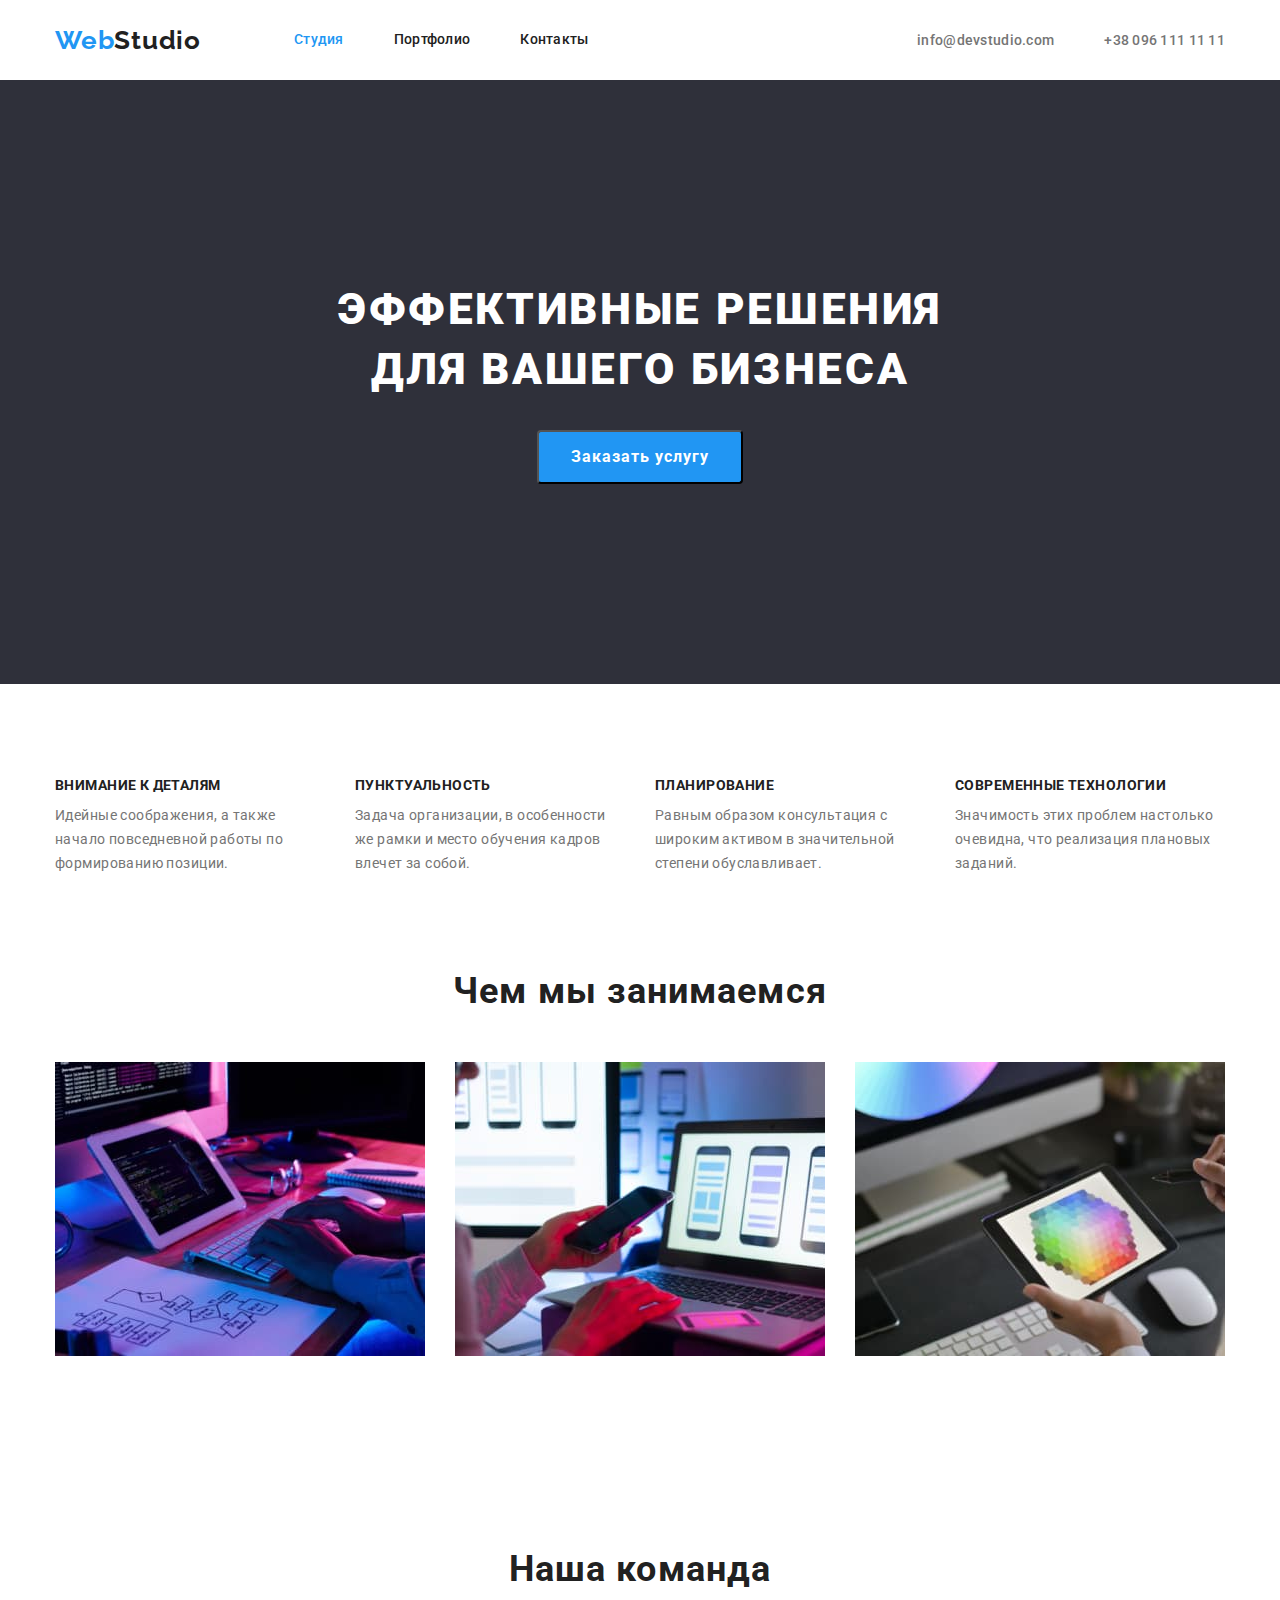
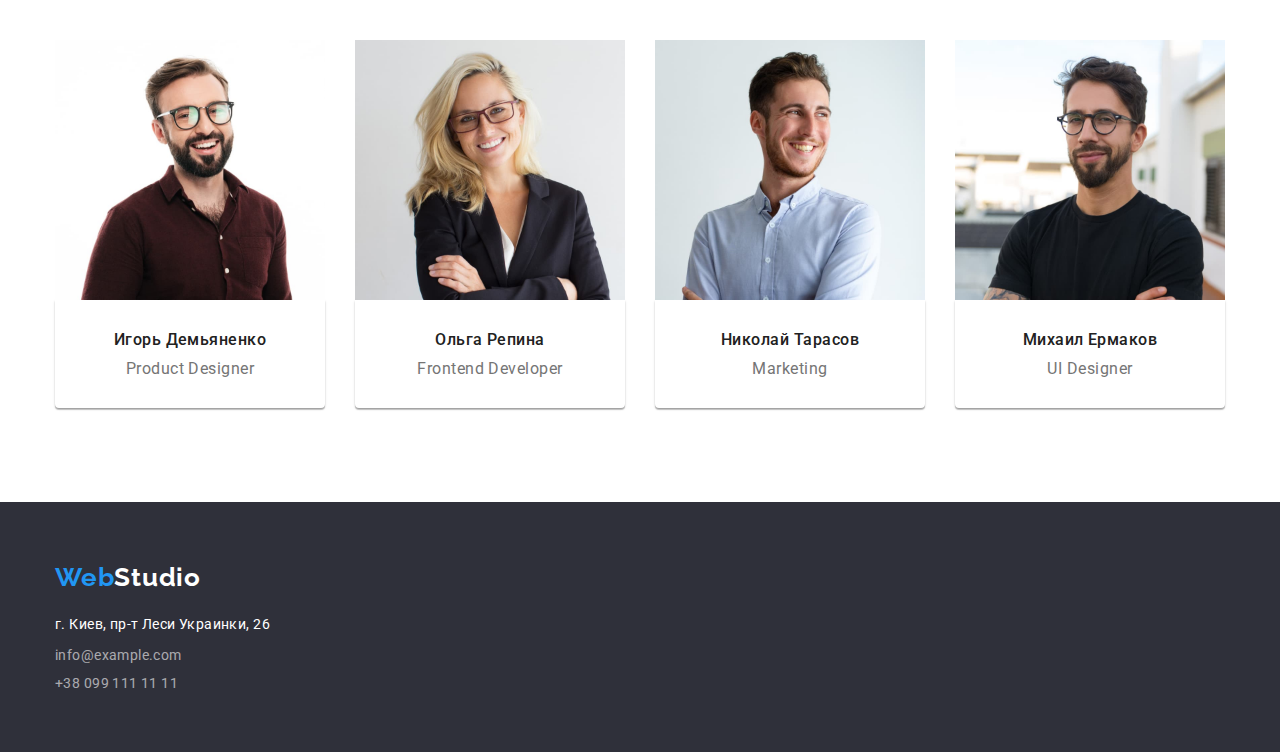
<file: index.html>
<!DOCTYPE html>
<html lang="ru">
<head>
    <meta charset="UTF-8">
    <meta http-equiv="X-UA-Compatible" content="IE=edge">
    <meta name="viewport" content="width=device-width, initial-scale=1.0">
    <title>Студия</title>
    <link rel="preconnect" href="https://fonts.googleapis.com">
    <link rel="preconnect" href="https://fonts.gstatic.com" crossorigin>
    <link href="https://fonts.googleapis.com/css2?family=Montserrat:wght@400;700&family=Raleway:wght@700&family=Roboto:wght@400;500;700;900&display=swap" rel="stylesheet">
    <link rel="stylesheet" href="https://cdnjs.cloudflare.com/ajax/libs/modern-normalize/1.1.0/modern-normalize.min.css">
    <link rel="stylesheet" href="./css/styles.css">
</head>

<body>

    <header class="header">
        <div class="container">
        <nav class="main-list">
        <a class="logo link" href="" lang="en">Web<span class="studio">Studio</span></a>
        <ul class="site-nav">
            <li class="list item"><a href="./index.html" class="link current">Студия</a></li>
            <li class="list item"><a href="./portfolio.html" class="link">Портфолио</a></li>
            <li class="list item"><a href="" class="link">Контакты</a></li>
        </ul>
        <ul class="auth-nav">
            <li class="list item"> <a href="mailto:info@devstudio.com" class="link">info@devstudio.com</a></li>
            <li class="list item"> <a href="tel:+380961111111" class="link">+38 096 111 11 11</a></li>
        </ul>
        </nav>
        </div>

    </header>
    <main>

    <section class="main">
        <div class="container">
        <h1 class="main-title">Эффективные решения <br /> для вашего бизнеса</h1>
        <div class="button">
        <button type="button"  class="btn">Заказать услугу</button>
        </div>
        </div>
    </section>

    <section class="section-benefits">
        <div class="container">
        <h2 hidden>Преимущества</h2>
        <ul class="list-benefits">
        <li class="list">
            <h3 class="subtitle">Внимание к деталям</h3>
            <p class="text">Идейные соображения, а также начало повседневной работы по формированию позиции.</p>
        </li>
        <li class="list">
            <h3 class="subtitle">Пунктуальность</h3>
            <p class="text">Задача организации, в особенности же рамки и место обучения кадров влечет за собой.</p>
        </li>
        <li class="list">
            <h3 class="subtitle">Планирование</h3>
            <p class="text">Равным образом консультация с широким активом в значительной степени обуславливает.</p>
        </li>
        <li class="list">
            <h3 class="subtitle">Современные технологии</h3>
            <p class="text">Значимость этих проблем настолько очевидна, что реализация плановых заданий.</p>
        </li>
        </ul>
        </div>
        
    </section>

    <section class="section-list">
        <div class="container">
        <h2 class="heading">Чем мы занимаемся</h2>
        <ul class="list-img">
            <li class="list"><img src="./images/img.jpg" alt="работа с версткой" width="370"></li>
            <li class="list"><img src="./images/img1.jpg" alt="работа со стилизацией" width="370"></li>
            <li class="list"><img src="./images/img2.jpg" alt="работа с оформлением" width="370"></li>
            
            </ul>
            </div>
    </section>

    <section class="team">
        <div class="container">
        <h2 class="heading">Наша команда</h2>
        <ul class="list-name">
            <li class="list"><img class="images" src="./images/img3.jpg" alt="сотрудник1" width="270">
                <div class="border-name">
                <h3 class="name">Игорь Демьяненко</h3>
                <p lang="en" class="position">Product Designer</p>
                </div>
            </li>
            <li class="list">
                <img class="images" src="./images/img4.jpg" alt="сотрудник2" width="270">
                <div class="border-name">
                <h3 class="name">Ольга Репина</h3>
                <p lang="en" class="position">Frontend Developer</p>
                </div>
            </li>
            <li class="list">
                <img class="images" src="./images/img5.jpg" alt="сотрудник3" width="270">
                <div class="border-name">
                <h3 class="name">Николай Тарасов</h3>
                <p lang="en" class="position">Marketing</p>
                </div>
            </li>
            <li class="list">
                <img class="images" src="./images/img6.jpg" alt="сотрудник4" width="270">
                <div class="border-name">
                <h3 class="name">Михаил Ермаков</h3>
                <p lang="en" class="position">UI Designer</p>
                </div>
            </li>
        </ul>
        </div>
    </section>

    </main>

    <footer class="footer">
        <div class="container">
        <a href="" lang="en" class="logo link">Web<span class="studio-white">Studio</span></a>
        <address class="address">
            г. Киев, пр-т Леси Украинки, 26
        </address>
        <ul>
            <li class="list mail"><a href="mailto:info@example.com" class="mailtel link">info@example.com</a></li>
            <li class="list"><a href="tel:+380991111111" class="mailtel link">+38 099 111 11 11</a></li>
        </ul>
        </div>
    </footer>

</body>
</html>
</file>
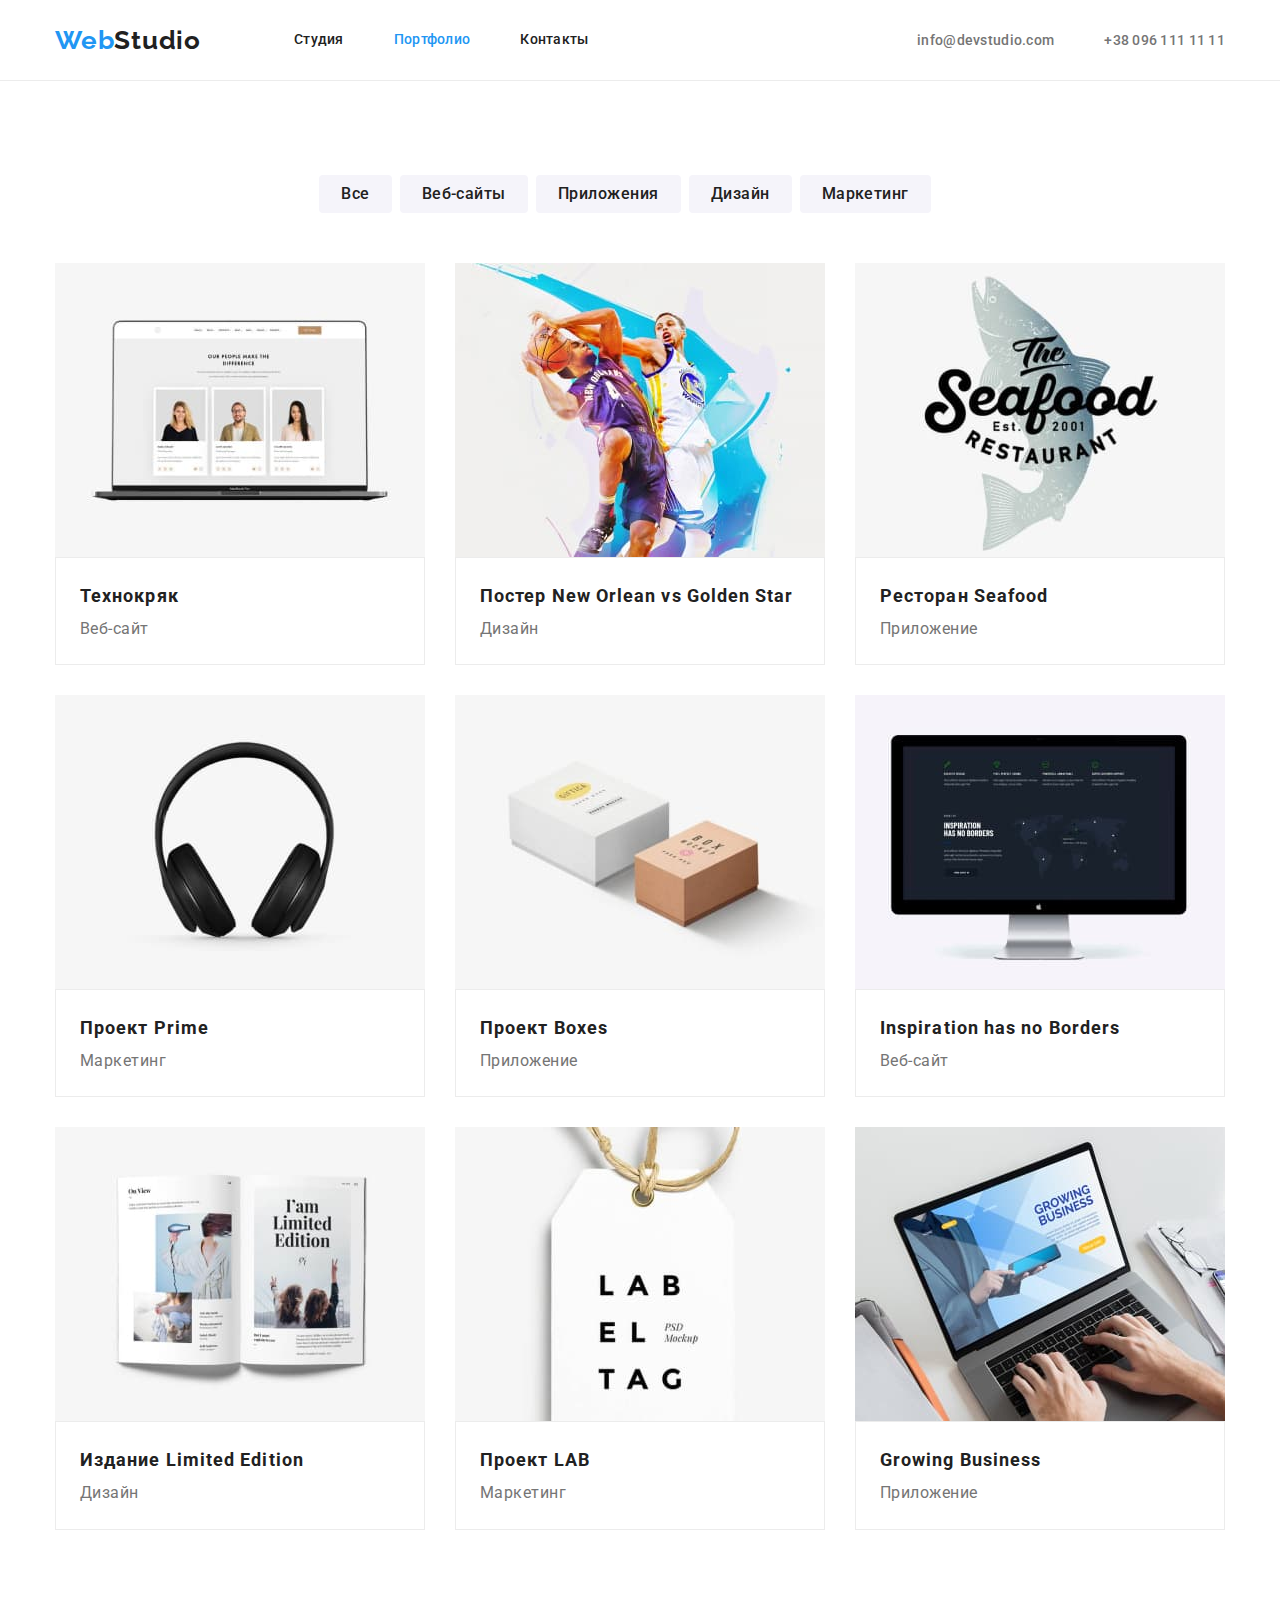
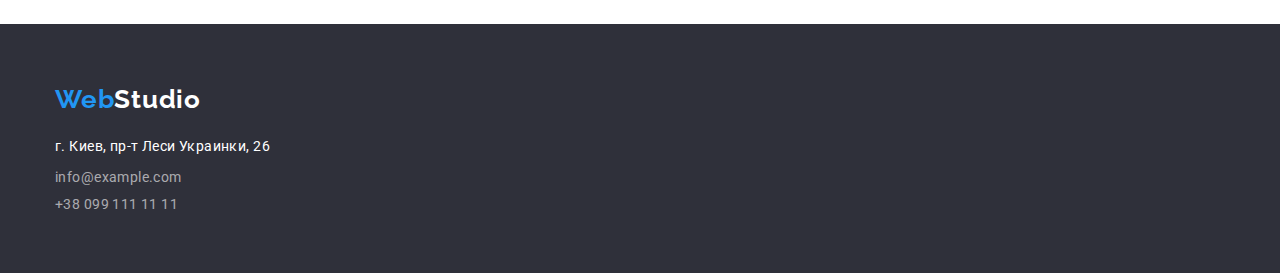
<file: portfolio.html>
<!DOCTYPE html>
<html lang="ru">
<head>
    <meta charset="UTF-8">
    <meta http-equiv="X-UA-Compatible" content="IE=edge">
    <meta name="viewport" content="width=device-width, initial-scale=1.0">
    <title>Портфолио</title>
    <link rel="preconnect" href="https://fonts.googleapis.com">
    <link rel="preconnect" href="https://fonts.gstatic.com" crossorigin>
    <link href="https://fonts.googleapis.com/css2?family=Montserrat:wght@400;700&family=Raleway:wght@700&family=Roboto:wght@400;500;700;900&display=swap" rel="stylesheet">
    <link rel="stylesheet" href="https://cdnjs.cloudflare.com/ajax/libs/modern-normalize/1.1.0/modern-normalize.min.css">
    <link rel="stylesheet" href="./css/styles.css">
</head>

<body>
    
<header class="header border">
        <div class="container">
        <nav class="main-list">
        <a class="logo link" href="" lang="en">Web<span class="studio">Studio</span></a>
        <ul class="site-nav">
            <li class="list item"><a href="./index.html" class="link">Студия</a></li>
            <li class="list item"><a href="./portfolio.html" class="link current">Портфолио</a></li>
            <li class="list item"><a href="" class="link">Контакты</a></li>
        </ul>
        <ul class="auth-nav">
            <li class="list item"> <a href="mailto:info@devstudio.com" class="link">info@devstudio.com</a></li>
            <li class="list item"> <a href="tel:+380961111111" class="link">+38 096 111 11 11</a></li>
        </ul>
        </nav>
        </div>

    </header>

    <main class="main-info">
        <section class="one-section">
            <div class="container">
            <h1 hidden>Портфолио</h1>
            <ul class="list-button">
                <li class="list">
                    <button type="button" class="btn-list">Все</button>
                </li>
                <li class="list">
                    <button type="button" class="btn-list">Веб-сайты</button>
                </li>
                <li class="list">
                    <button type="button" class="btn-list">Приложения</button>
                </li>
                <li class="list">
                    <button type="button" class="btn-list">Дизайн</button>
                </li>
                <li class="list">
                    <button type="button" class="btn-list">Маркетинг</button>
                </li>
            </ul>
            <ul class="list-work">
                <li class="list"><img class="images" src="./images/img7.jpg" alt="открытый ноутбук" width="370">
                    <div class="border-work">
                <h2 class="list-title">Технокряк</h2>
                <p class="list-text">Веб-сайт</p>
                </div>
                </li>
                <li class="list"><img class="images" src="./images/img8.jpg" alt="постер игроков" width="370">
                    <div class="border-work">
                <h2 class="list-title">Постер New Orlean vs Golden Star</h2>
                <p class="list-text">Дизайн</p>
                </div>
                </li>
                <li class="list"><img class="images" src="./images/img9.jpg" alt="название ресторана" width="370">
                    <div class="border-work">
                <h2 class="list-title">Ресторан Seafood</h2>
                <p class="list-text">Приложение</p>
                </div>
                </li>
                <li class="list"><img class="images" src="./images/img10.jpg" alt="наушники" width="370">
                    <div class="border-work">
                <h2 class="list-title">Проект Prime</h2>
                <p class="list-text">Маркетинг</p>
                </div>
                </li>
                <li class="list"><img class="images" src="./images/img11.jpg" alt="коробки" width="370">
                    <div class="border-work">
                <h2 class="list-title">Проект Boxes</h2>
                <p class="list-text">Приложение</p>
                </div>
                </li>
                <li class="list"><img class="images" src="./images/img12.jpg" alt="компьютер" width="370">
                    <div class="border-work">
                <h2 class="list-title">Inspiration has no Borders</h2>
                <p class="list-text">Веб-сайт</p>
                </div>
                </li>
                <li class="list"><img class="images" src="./images/img13.jpg" alt="раскрытая книга" width="370">
                    <div class="border-work">
                <h2 class="list-title">Издание Limited Edition</h2>
                <p class="list-text">Дизайн</p>
                </div>
                </li>
                <li class="list"><img class="images" src="./images/img14.jpg" alt="бирка" width="370">
                    <div class="border-work">
                <h2 class="list-title">Проект LAB</h2>
                <p class="list-text">Маркетинг</p>
                </div>
                </li>
                <li class="list"><img class="images" src="./images/img15.jpg" alt="набор на компьютере" width="370">
                    <div class="border-work">
                <h2 class="list-title">Growing Business</h2>
                <p class="list-text">Приложение</p>
                </div>
                </li>
            </ul>
            </div>
        </section>
    </main>

    <footer class="footer">
        <div class="container">
        <a href="" lang="en" class="logo link">Web<span class="studio-white">Studio</span></a>
        <address class="address">
            г. Киев, пр-т Леси Украинки, 26
        </address>
        <ul>
            <li class="list mail"><a href="mailto:info@example.com" class="mailtel link">info@example.com</a></li>
            <li class="list"><a href="tel:+380991111111" class="mailtel link">+38 099 111 11 11</a></li>
        </ul>
        </div>
    </footer>

</body>

</html>
</file>
<file: css/styles.css>
:root {
--primary-text-color: #212121;
--secondary-text-color: #757575;
--brand-color: #2F303A;
--secondary-brand-color: #F5F4FA;
--color-accent: #2196F3;
}

p,
h1,
h2,
h3,
h4,
h5,
h6 {margin: 0;
}

ul, ol {
margin: 0;
padding-left: 0;
}

body {font-family: 'Roboto', sans-serif;color: var(--primary-text-color);
/* background: #E5E5E5; як на макеті
background-color: #EEEEEE; трошки світліший */
background-color: #FFFFFF;
}

.container {
width: 1200px;
margin: 0 auto;
padding-left: 15px;
padding-right: 15px;
}

/* -------------------------------HEADER-------------------------------------------------- */
.header {
background-color: #ffffff;    
}

.border {
border-bottom: 1px solid #ECECEC
}

.logo {
font-family: 'Raleway';
font-style: normal;
font-weight: 700;
font-size: 26px;
line-height: 1.19;
letter-spacing: 0.03em;
color: var(--color-accent);
}

.studio {
color: var(--primary-text-color);
}

.current {
color:var(--color-accent);
}

.site-nav {
display: flex;
margin-left: 93px;
}

.site-nav .item + .item {
margin-left: 50px;
}

.site-nav .link {
display: block;
padding-top: 32px;
padding-bottom: 32px;
}

.site-nav a,
.auth-nav a {
font-weight: 500;
font-size: 14px;
line-height: 1.14;
letter-spacing: 0.02em;
}


.site-nav a {
color: #212121;
}
.site-nav .link.current {
color: var(--color-accent);
}

.auth-nav a {
color: var(--secondary-text-color);
}

.auth-nav {
display: flex;
margin-left: auto;
}

.auth-nav .item + .item {
margin-left: 50px;
}

.site-nav a:hover,
.site-nav a:focus,
.auth-nav a:hover,
.auth-nav a:focus {
color: var(--color-accent)
}

.main-list {
display: flex;
align-items: center;
}

 /* -----------------------------MAIN---------------------------------- */

.main {
text-align: center;
padding-bottom: 200px;
padding-top: 200px;
}

.main-info {
background-color: #FFFFFF;

}
.main-title {
font-weight: 900;
font-size: 44px;
line-height: 1.36;
letter-spacing: 0.06em;
text-transform: uppercase;
color: #FFFFFF;
margin-bottom: 30px;
}

.btn {
border-radius: 4px;
padding: 10px 32px;
font-family: 'Roboto';
font-style: normal;
font-weight: 700;
font-size: 16px;
line-height: 1.9;
display: flex;
align-items: center;
text-align: center;
letter-spacing: 0.06em;
color: #FFFFFF;
background-color: var(--color-accent);
cursor: pointer;
margin: auto;
}

.one-section {
padding-top: 94px;
padding-bottom: 94px;
}

.subtitle {
font-weight: 700;
font-size: 14px;
line-height: 1.14;
letter-spacing: 0.03em;
margin-bottom: 10px;
text-transform: uppercase;
color: #212121;
}

.text {
font-size: 14px;
line-height: 1.71;
letter-spacing: 0.03em;
color: #757575;
width: 270px;
}

.section-benefits {
padding-bottom: 94px;
padding-top: 94px;
}

.list-benefits {
display: flex;
}

.list-benefits .list + .list {
margin-left: 30px;
}

.section-list {
padding-bottom: 94px;
}

.list-img {
display: flex;
}

.list-img .list + .list {
margin-left: 30px;
}

.heading {
font-weight: 700;
font-size: 36px;
line-height: 1.17;
text-align: center;
letter-spacing: 0.03em;
color: #212121;
margin-bottom: 50px;
}

.team {
padding-bottom: 94px;
padding-top: 94px;
}

.list-name {
display: flex;
}

.list-name .list + .list {
margin-left: 30px;
}

.name {
font-weight: 500;
font-size: 16px;
line-height: 1.19;
text-align: center;
letter-spacing: 0.03em;
color: #212121;
margin-bottom: 10px;
}

.position {
font-size: 16px;
line-height: 1.19;
text-align: center;
letter-spacing: 0.03em;
color: var(--secondary-text-color);
}

.list {
list-style: none;
}

.main {
background-color: var(--brand-color)
}
.link {
text-decoration: none;
}

.list-button {
display: flex;
justify-content: center;
align-items: center;
margin-right: 30px;
margin-bottom: 50px;
}

.list-button .list + .list {
margin-left: 8px;
}

.btn-list {
border-radius: 4px;
padding:  6px 22px;
font-family: 'Roboto';
font-style: normal;
font-weight: 500;
font-size: 16px;
line-height: 1.6;
text-align: center;
letter-spacing: 0.03em;
color: #212121;
background-color: var(--secondary-brand-color);
cursor: pointer;
border: #F5F4FA;
}

.btn-list:hover {
color: #FFFFFF;
background-color: var(--color-accent);
}

.list-work {
display: flex;
flex-wrap: wrap;
margin-right: -30px;
margin-bottom: -30px;
}

.list-work .list {
flex-basis: calc(100% / 3-30px);
margin-right: 30px;
margin-bottom: 30px;
}

/* .list-work .list:nth-last-child(-n + 3) {
margin: 0;
} */

.border-work {
border: 1px solid #ECECEC;
padding: 20px 24px;
}

.images {
display: block;
}

.border-name {
background: #FFFFFF;
box-shadow: 0px 1px 3px rgba(0, 0, 0, 0.12), 0px 1px 1px rgba(0, 0, 0, 0.14), 0px 2px 1px rgba(0, 0, 0, 0.2);
border-radius: 0px 0px 4px 4px;
text-align: center;
padding-bottom: 30px;
padding-top: 30px;
}

.list-title {
font-weight: 700;
font-size: 18px;
line-height: 2;
letter-spacing: 0.06em;
color: #212121;
}

.list-text {
font-size: 16px;
line-height: 1.9;
letter-spacing: 0.03em;
color: var(--secondary-text-color);
}
/* -------------------------------FOOTER-------------------------------- */
.footer {
background-color: var(--brand-color);
padding-bottom: 60px;
padding-top: 60px;
}
.studio-white {
color: #FFFFFF;
}

.address {
font-style: normal;
font-size: 14px;
line-height: 1.71;
letter-spacing: 0.03em;
color: #FFFFFF;
margin-top: 20px;
margin-bottom: 9px;
}

.address:hover {
color: var(--color-accent);
}

.mail {
margin-bottom: 9px;
}

.mailtel {
font-size: 14px;
line-height: 1.17;
letter-spacing: 0.03em;
color: rgba(255, 255, 255, 0.6);
}
.mailtel:hover,
.mailtel:focus {
color: var(--color-accent);
}
</file>
